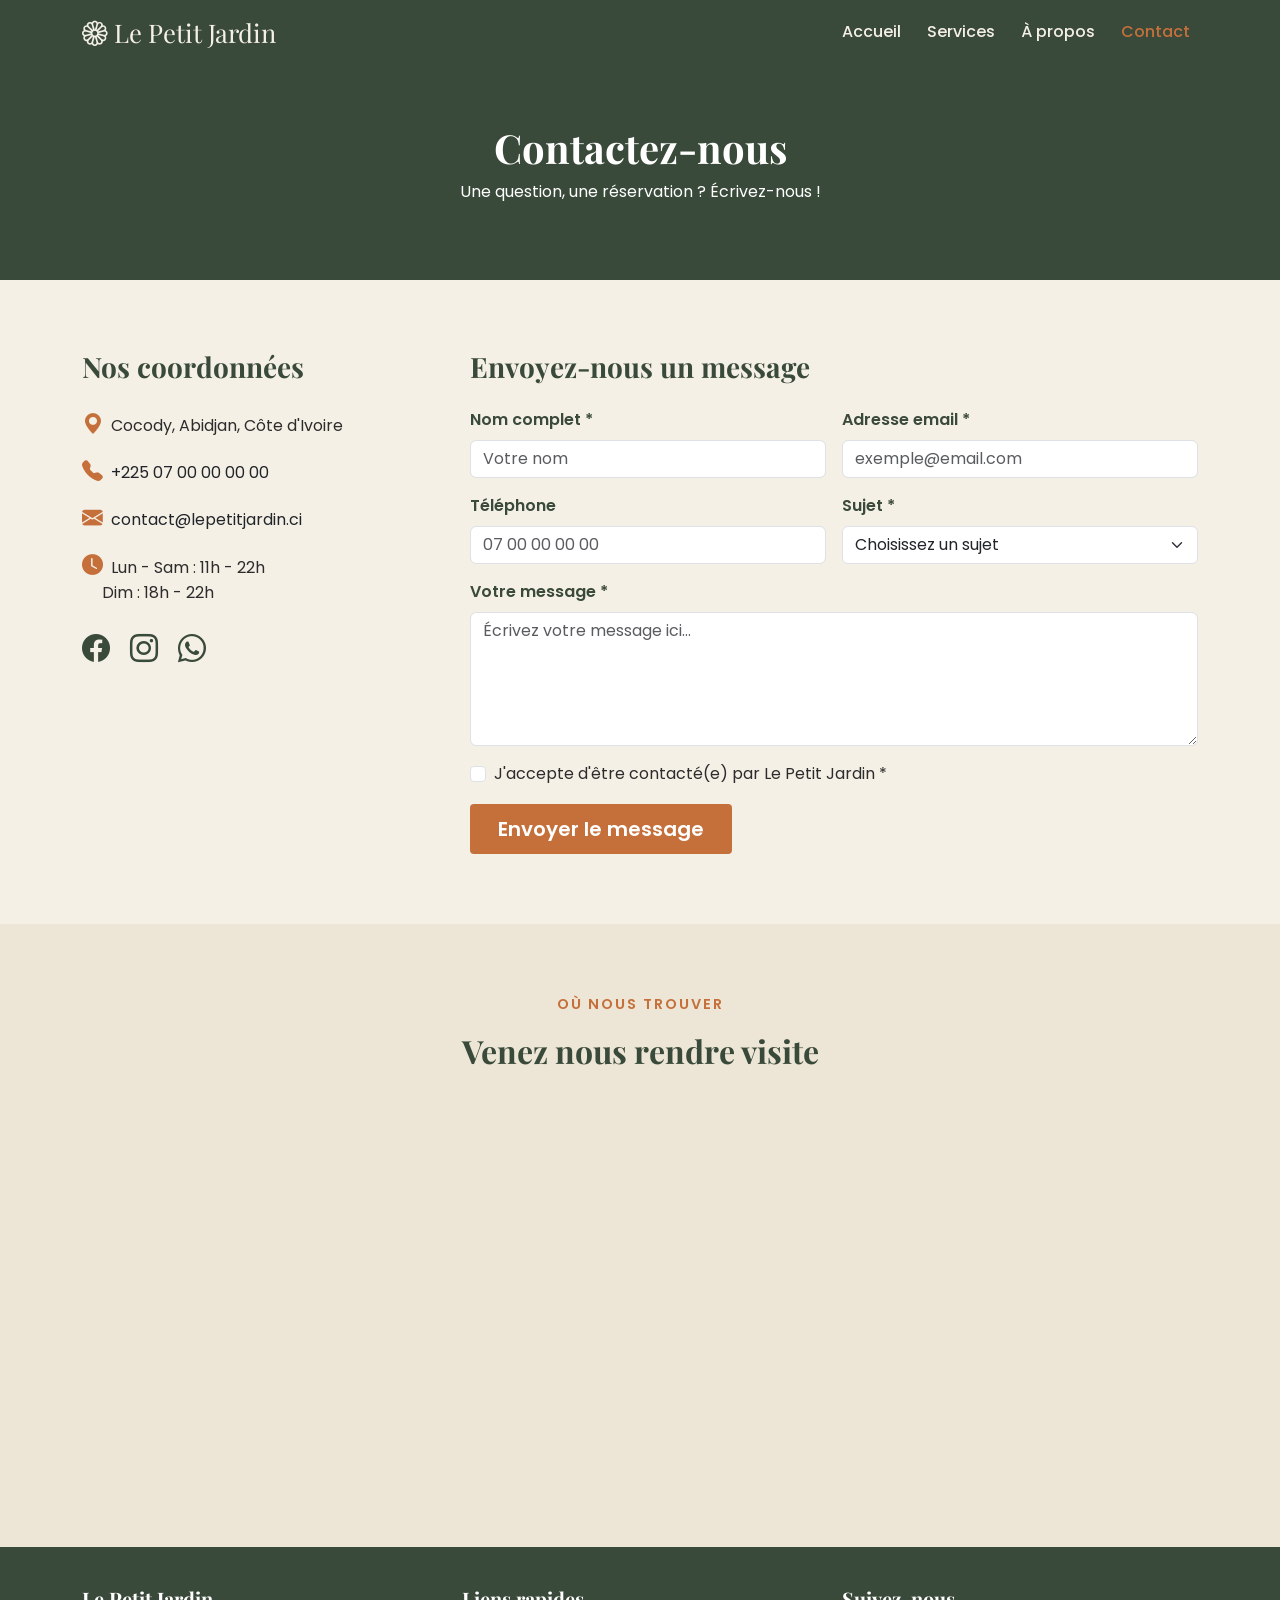
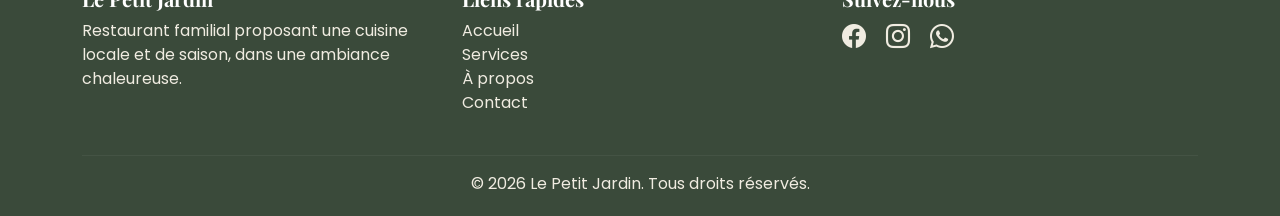
<file: contact.html>
<!DOCTYPE html>
<html lang="fr">
<head>
<meta charset="UTF-8">
<meta name="viewport" content="width=device-width, initial-scale=1.0">
<title>Contact - Le Petit Jardin</title>

<link href="https://cdn.jsdelivr.net/npm/bootstrap@5.3.3/dist/css/bootstrap.min.css" rel="stylesheet">
<link rel="stylesheet" href="https://cdn.jsdelivr.net/npm/bootstrap-icons@1.11.3/font/bootstrap-icons.css">
<link rel="preconnect" href="https://fonts.googleapis.com">
<link href="https://fonts.googleapis.com/css2?family=Playfair+Display:wght@700;800&family=Poppins:wght@400;500;600&display=swap" rel="stylesheet">
<link rel="stylesheet" href="style.css">
</head>
<body>

<!-- ===================== NAVBAR ===================== -->
<nav class="navbar navbar-expand-lg sticky-top">
  <div class="container">
    <a class="navbar-brand" href="index.html"><i class="bi bi-flower1"></i> Le Petit Jardin</a>
    <button class="navbar-toggler" type="button" data-bs-toggle="collapse" data-bs-target="#menuNav">
      <span class="navbar-toggler-icon"></span>
    </button>
    <div class="collapse navbar-collapse" id="menuNav">
      <ul class="navbar-nav ms-auto text-center">
        <li class="nav-item"><a class="nav-link" href="index.html">Accueil</a></li>
        <li class="nav-item"><a class="nav-link" href="services.html">Services</a></li>
        <li class="nav-item"><a class="nav-link" href="apropos.html">À propos</a></li>
        <li class="nav-item"><a class="nav-link active" href="contact.html">Contact</a></li>
      </ul>
    </div>
  </div>
</nav>

<!-- ===================== BANNIÈRE DE PAGE ===================== -->
<div class="page-banniere">
  <div class="container">
    <h1>Contactez-nous</h1>
    <p>Une question, une réservation ? Écrivez-nous !</p>
  </div>
</div>

<!-- ===================== CONTACT : INFOS + FORMULAIRE ===================== -->
<section>
  <div class="container">
    <div class="row g-5">

      <!-- Informations de contact -->
      <div class="col-lg-4">
        <h3 class="mb-4">Nos coordonnées</h3>

        <p><i class="bi bi-geo-alt-fill icone-accent" style="font-size:1.3rem;"></i>
          &nbsp;Cocody, Abidjan, Côte d'Ivoire</p>

        <p><i class="bi bi-telephone-fill icone-accent" style="font-size:1.3rem;"></i>
          &nbsp;<a href="tel:+2250700000000" class="text-decoration-none text-dark">+225 07 00 00 00 00</a></p>

        <p><i class="bi bi-envelope-fill icone-accent" style="font-size:1.3rem;"></i>
          &nbsp;<a href="mailto:contact@lepetitjardin.ci" class="text-decoration-none text-dark">contact@lepetitjardin.ci</a></p>

        <p><i class="bi bi-clock-fill icone-accent" style="font-size:1.3rem;"></i>
          &nbsp;Lun - Sam : 11h - 22h<br>&nbsp;&nbsp;&nbsp;&nbsp;&nbsp;Dim : 18h - 22h</p>

        <div class="mt-4">
          <a href="#" class="me-3"><i class="bi bi-facebook fs-3" style="color: var(--couleur-principale);"></i></a>
          <a href="#" class="me-3"><i class="bi bi-instagram fs-3" style="color: var(--couleur-principale);"></i></a>
          <a href="#"><i class="bi bi-whatsapp fs-3" style="color: var(--couleur-principale);"></i></a>
        </div>
      </div>

      <!-- Formulaire de contact avec validation HTML5 -->
      <div class="col-lg-8">
        <h3 class="mb-4">Envoyez-nous un message</h3>

        <!-- 
          Validation HTML5 :
          - "required" rend les champs obligatoires
          - type="email" vérifie automatiquement le format de l'email
          - type="tel" + pattern vérifie le format du téléphone
          - minlength impose une longueur minimale au message
          - la classe "needs-validation" + le script JS plus bas affichent les messages Bootstrap
        -->
        <form id="formulaireContact" class="needs-validation" novalidate>

          <div class="row g-3">
            <div class="col-md-6">
              <label for="nom" class="form-label">Nom complet *</label>
              <input type="text" class="form-control" id="nom" name="nom" required minlength="2" placeholder="Votre nom">
              <div class="invalid-feedback">Veuillez indiquer votre nom (2 caractères minimum).</div>
            </div>

            <div class="col-md-6">
              <label for="email" class="form-label">Adresse email *</label>
              <input type="email" class="form-control" id="email" name="email" required placeholder="exemple@email.com">
              <div class="invalid-feedback">Veuillez indiquer une adresse email valide.</div>
            </div>

            <div class="col-md-6">
              <label for="telephone" class="form-label">Téléphone</label>
              <input type="tel" class="form-control" id="telephone" name="telephone"
                     pattern="^[0-9 +]{8,15}$" placeholder="07 00 00 00 00">
              <div class="invalid-feedback">Veuillez indiquer un numéro de téléphone valide.</div>
            </div>

            <div class="col-md-6">
              <label for="sujet" class="form-label">Sujet *</label>
              <select class="form-select" id="sujet" name="sujet" required>
                <option value="" selected disabled>Choisissez un sujet</option>
                <option value="reservation">Réservation</option>
                <option value="evenement">Événement privé</option>
                <option value="information">Demande d'information</option>
                <option value="autre">Autre</option>
              </select>
              <div class="invalid-feedback">Veuillez choisir un sujet.</div>
            </div>

            <div class="col-12">
              <label for="message" class="form-label">Votre message *</label>
              <textarea class="form-control" id="message" name="message" rows="5" required minlength="10" placeholder="Écrivez votre message ici..."></textarea>
              <div class="invalid-feedback">Veuillez écrire un message d'au moins 10 caractères.</div>
            </div>

            <div class="col-12">
              <div class="form-check">
                <input class="form-check-input" type="checkbox" id="rgpd" required>
                <label class="form-check-label" for="rgpd">
                  J'accepte d'être contacté(e) par Le Petit Jardin *
                </label>
                <div class="invalid-feedback">Vous devez accepter cette condition pour continuer.</div>
              </div>
            </div>

            <div class="col-12">
              <button type="submit" class="btn btn-accent btn-lg">Envoyer le message</button>
            </div>
          </div>
        </form>

        <!-- Message de confirmation affiché après envoi (validation réussie) -->
        <div id="messageConfirmation" class="alert alert-success mt-4 d-none">
          <i class="bi bi-check-circle-fill"></i>
          Merci ! Votre message a bien été envoyé. Nous vous répondrons rapidement.
        </div>

      </div>
    </div>
  </div>
</section>

<!-- ===================== CARTE / LOCALISATION ===================== -->
<section class="fond-alterne">
  <div class="container">
    <div class="section-titre">
      <p>Où nous trouver</p>
      <h2>Venez nous rendre visite</h2>
    </div>
    <div class="carte-contact">
      <iframe
        src="https://www.openstreetmap.org/export/embed.html?bbox=-3.9990%2C5.3490%2C-3.9690%2C5.3790&layer=mapnik"
        loading="lazy"
        title="Localisation du restaurant Le Petit Jardin">
      </iframe>
    </div>
  </div>
</section>

<!-- ===================== FOOTER ===================== -->
<footer>
  <div class="container">
    <div class="row g-4">
      <div class="col-md-4">
        <h5>Le Petit Jardin</h5>
        <p>Restaurant familial proposant une cuisine locale et de saison, dans une ambiance chaleureuse.</p>
      </div>
      <div class="col-md-4">
        <h5>Liens rapides</h5>
        <ul class="list-unstyled">
          <li><a href="index.html">Accueil</a></li>
          <li><a href="services.html">Services</a></li>
          <li><a href="apropos.html">À propos</a></li>
          <li><a href="contact.html">Contact</a></li>
        </ul>
      </div>
      <div class="col-md-4">
        <h5>Suivez-nous</h5>
        <a href="#" class="me-3"><i class="bi bi-facebook fs-4"></i></a>
        <a href="#" class="me-3"><i class="bi bi-instagram fs-4"></i></a>
        <a href="#"><i class="bi bi-whatsapp fs-4"></i></a>
      </div>
    </div>
    <hr class="mt-4" style="border-color: rgba(255,255,255,0.2);">
    <p class="text-center mb-0">&copy; 2026 Le Petit Jardin. Tous droits réservés.</p>
  </div>
</footer>

<script src="https://cdn.jsdelivr.net/npm/bootstrap@5.3.3/dist/js/bootstrap.bundle.min.js"></script>

<!-- 
  Script de validation du formulaire.
  Bootstrap fournit le style des messages d'erreur (classe needs-validation + invalid-feedback),
  mais c'est le JavaScript ci-dessous qui déclenche réellement l'affichage de ces messages
  et empêche l'envoi du formulaire tant qu'il n'est pas valide (HTML5 + Bootstrap).
-->
<script>
  const formulaire = document.getElementById('formulaireContact');
  const messageConfirmation = document.getElementById('messageConfirmation');

  formulaire.addEventListener('submit', function (event) {
    event.preventDefault();
    event.stopPropagation();

    if (formulaire.checkValidity() === false) {
      // Le formulaire n'est pas valide : Bootstrap affiche les messages d'erreur
      formulaire.classList.add('was-validated');
      messageConfirmation.classList.add('d-none');
    } else {
      // Le formulaire est valide : on simule l'envoi
      formulaire.classList.add('was-validated');
      messageConfirmation.classList.remove('d-none');
      formulaire.reset();
      formulaire.classList.remove('was-validated');
    }
  });
</script>

</body>
</html>
</file>
<file: style.css>
/* =========================================================
   Le Petit Jardin - Feuille de style personnalisée
   Palette : 
   - Vert olive foncé : #3A4A3A (couleur principale)
   - Beige/crème : #F5F0E6 (fond clair)
   - Terracotta/orange brûlé : #C5703B (accent)
   ========================================================= */

:root {
  --couleur-principale: #3A4A3A;
  --couleur-fond: #F5F0E6;
  --couleur-accent: #C5703B;
  --couleur-texte: #2C2C2C;
}

/* Typographie uniforme sur tout le site */
body {
  font-family: 'Poppins', Arial, sans-serif;
  color: var(--couleur-texte);
  background-color: var(--couleur-fond);
}

h1, h2, h3, h4, h5 {
  font-family: 'Playfair Display', Georgia, serif;
  font-weight: 700;
  color: var(--couleur-principale);
}

/* ---------- NAVBAR ---------- */
.navbar {
  background-color: var(--couleur-principale) !important;
}

.navbar-brand {
  font-family: 'Playfair Display', Georgia, serif;
  font-size: 1.6rem;
  color: var(--couleur-fond) !important;
}

.navbar-nav .nav-link {
  color: var(--couleur-fond) !important;
  margin-left: 10px;
  font-weight: 500;
}

.navbar-nav .nav-link:hover,
.navbar-nav .nav-link.active {
  color: var(--couleur-accent) !important;
}

/* ---------- BOUTONS ---------- */
.btn-accent {
  background-color: var(--couleur-accent);
  border: none;
  color: #fff;
  font-weight: 600;
  padding: 10px 28px;
  border-radius: 4px;
}

.btn-accent:hover {
  background-color: #a8592b;
  color: #fff;
}

.btn-outline-accent {
  border: 2px solid var(--couleur-accent);
  color: var(--couleur-accent);
  font-weight: 600;
  padding: 8px 26px;
  border-radius: 4px;
  background: transparent;
}

.btn-outline-accent:hover {
  background-color: var(--couleur-accent);
  color: #fff;
}

/* ---------- HERO (bandeau d'accueil) ---------- */
.hero {
  position: relative;
  color: #fff;
}

.hero .carousel-item img {
  height: 90vh;
  min-height: 480px;
  object-fit: cover;
  filter: brightness(55%);
}

.hero-texte {
  position: absolute;
  top: 50%;
  left: 50%;
  transform: translate(-50%, -50%);
  text-align: center;
  width: 90%;
  max-width: 700px;
}

.hero-texte h1 {
  color: #fff;
  font-size: 3rem;
}

.hero-texte p {
  font-size: 1.2rem;
  margin-bottom: 25px;
}

/* ---------- SECTIONS ---------- */
section {
  padding: 70px 0;
}

.section-titre {
  text-align: center;
  margin-bottom: 50px;
}

.section-titre p {
  color: var(--couleur-accent);
  text-transform: uppercase;
  letter-spacing: 2px;
  font-weight: 600;
  font-size: 0.9rem;
}

.fond-alterne {
  background-color: #EDE6D6;
}

/* ---------- CARDS ---------- */
.card {
  border: none;
  border-radius: 8px;
  box-shadow: 0 3px 12px rgba(0,0,0,0.08);
  transition: transform 0.25s ease;
  height: 100%;
}

.card:hover {
  transform: translateY(-6px);
}

.card-img-top {
  height: 220px;
  object-fit: cover;
  border-radius: 8px 8px 0 0;
}

.card-title {
  font-size: 1.25rem;
}

/* ---------- ACCORDION ---------- */
.accordion-button {
  font-weight: 600;
  color: var(--couleur-principale);
}

.accordion-button:not(.collapsed) {
  background-color: var(--couleur-principale);
  color: #fff;
}

.accordion-button:focus {
  box-shadow: none;
  border-color: var(--couleur-accent);
}

/* ---------- FOOTER ---------- */
footer {
  background-color: var(--couleur-principale);
  color: #f0ece1;
  padding: 40px 0 20px;
}

footer a {
  color: #f0ece1;
  text-decoration: none;
}

footer a:hover {
  color: var(--couleur-accent);
}

footer h5 {
  color: #fff;
}

/* ---------- DIVERS ---------- */
.icone-accent {
  font-size: 2.2rem;
  color: var(--couleur-accent);
  margin-bottom: 15px;
}

.page-banniere {
  background-color: var(--couleur-principale);
  color: #fff;
  padding: 60px 0;
  text-align: center;
}

.page-banniere h1 {
  color: #fff;
}

.form-label {
  font-weight: 600;
  color: var(--couleur-principale);
}

.form-control:focus {
  border-color: var(--couleur-accent);
  box-shadow: 0 0 0 0.2rem rgba(197, 112, 59, 0.2);
}

/* Photo d'équipe / à propos */
.photo-rond {
  width: 100%;
  height: 260px;
  object-fit: cover;
  border-radius: 8px;
}

/* Carte Google Maps */
.carte-contact iframe {
  width: 100%;
  height: 350px;
  border-radius: 8px;
  border: 0;
}
</file>
